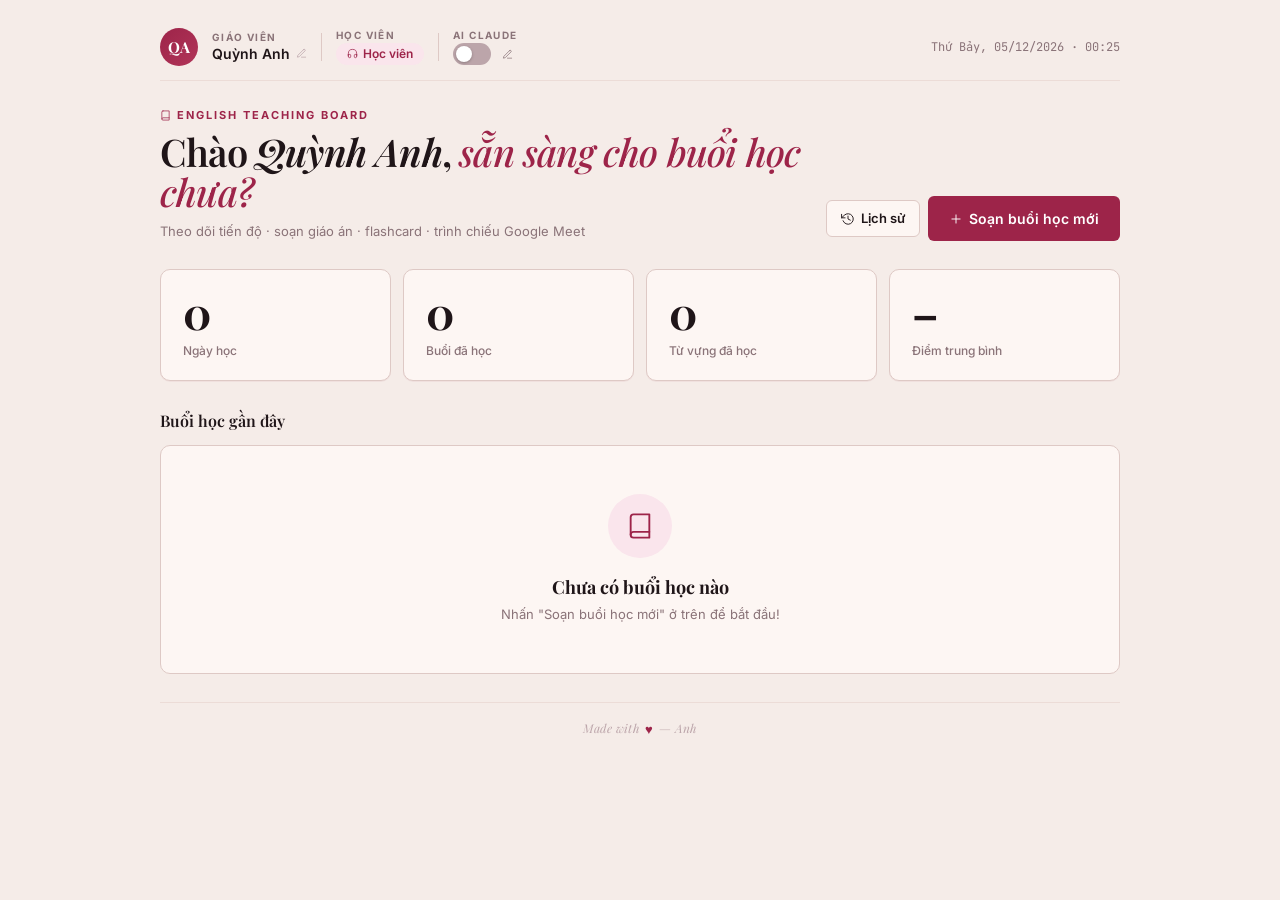
<file: index.html>
<!DOCTYPE html>
<html lang="vi">
<head>
<meta charset="UTF-8">
<meta name="viewport" content="width=device-width, initial-scale=1.0">
<title>English Teaching Board · v2</title>

<link rel="preconnect" href="https://fonts.googleapis.com">
<link rel="preconnect" href="https://fonts.gstatic.com" crossorigin>
<link rel="dns-prefetch" href="//api.dictionaryapi.dev">
<link rel="dns-prefetch" href="//api.datamuse.com">
<link href="https://fonts.googleapis.com/css2?family=Playfair+Display:ital,wght@0,400;0,500;0,600;0,700;1,400;1,500&family=Inter:wght@400;500;600;700&family=JetBrains+Mono:wght@400;700&display=swap" rel="stylesheet">

<link rel="stylesheet" href="style.css">
</head>
<body>

<div id="notif-root"></div>

<!-- ═══════════════ DASHBOARD ═══════════════ -->
<div id="view-dashboard" class="view active">
  <div class="dash-wrap">

    <!-- Profile strip -->
    <div class="dash-profile">
      <div class="dash-avatar" id="teacher-initials">QA</div>
      <div class="field">
        <div class="label">Giáo viên</div>
        <button class="val" onclick="App.editTeacher()">
          <span id="teacher-name">Quỳnh Anh</span>
          <span class="icon" data-icon="pencil" data-size="11"></span>
        </button>
      </div>
      <div class="divider"></div>
      <div class="field">
        <div class="label">Học viên</div>
        <span class="chip accent" style="padding:3px 10px;font-size:12px;font-weight:600">
          <span class="icon" data-icon="headphones" data-size="11"></span>
          Học viên
        </span>
      </div>
      <div class="divider"></div>
      <div class="field">
        <div class="label">AI Claude</div>
        <div class="ai-toggle-row">
          <label class="switch" title="Bật / tắt AI Claude">
            <input type="checkbox" id="ai-toggle" onchange="App.toggleAI(this.checked)">
            <span class="slider"></span>
          </label>
          <button class="ai-settings-btn" onclick="App.openAISettings()" title="Cài API key">
            <span class="icon" data-icon="pencil" data-size="11"></span>
          </button>
        </div>
      </div>
      <span class="clock" id="dash-clock">—</span>
    </div>

    <!-- Hero -->
    <div class="dash-hero">
      <div>
        <div class="kicker">
          <span class="icon" data-icon="book" data-size="11"></span>
          English Teaching Board
        </div>
        <h1 id="hero-greeting">Chào <em>Quỳnh Anh</em>, <em>sẵn sàng cho buổi học chưa?</em></h1>
        <div class="sub">Theo dõi tiến độ · soạn giáo án · flashcard · trình chiếu Google Meet</div>
      </div>
      <div class="actions">
        <button class="btn btn-outline" onclick="App.showView('history')">
          <span class="icon" data-icon="history" data-size="14"></span>
          Lịch sử
        </button>
        <button class="btn btn-primary btn-lg" onclick="App.newSession()">
          <span class="icon" data-icon="plus" data-size="14"></span>
          Soạn buổi học mới
        </button>
      </div>
    </div>

    <!-- Resume draft banner (hidden by default) -->
    <div id="resume-banner" class="resume-banner" style="display:none">
      <div class="rb-icon" id="rb-icon"></div>
      <div class="rb-text">
        <strong>Có buổi học chưa hoàn thành</strong>
        <span id="rb-info"></span>
      </div>
      <button class="btn btn-primary btn-sm" onclick="App.resumeDraft()">
        <span class="icon" data-icon="play" data-size="12"></span>
        Tiếp tục
      </button>
      <button class="btn btn-ghost btn-sm" onclick="App.discardDraft()">Bỏ</button>
    </div>

    <!-- Stats -->
    <div class="stats-grid">
      <div class="stat-card"><div class="stat-val" id="st-days">0</div><div class="stat-lbl">Ngày học</div></div>
      <div class="stat-card"><div class="stat-val" id="st-sess">0</div><div class="stat-lbl">Buổi đã học</div></div>
      <div class="stat-card"><div class="stat-val" id="st-vocab">0</div><div class="stat-lbl">Từ vựng đã học</div></div>
      <div class="stat-card"><div class="stat-val" id="st-avg">–</div><div class="stat-lbl">Điểm trung bình</div></div>
    </div>

    <!-- Recent -->
    <div class="section-title">
      Buổi học gần đây
      <span class="count" id="recent-count"></span>
    </div>
    <div class="session-list" id="recent-list"></div>

    <!-- Signature -->
    <div class="signature">
      Made with <span class="heart">♥</span> — Anh
    </div>
  </div>
</div>

<!-- ═══════════════ SETUP ═══════════════ -->
<div id="view-setup" class="view">
  <div class="page-header">
    <button class="btn btn-ghost btn-icon" onclick="App.showView('dashboard')" title="Quay lại">
      <span class="icon" data-icon="arrowL" data-size="14"></span>
    </button>
    <h2>Soạn buổi học mới</h2>
    <span class="chip accent" style="font-size:12px">
      <span class="icon" data-icon="headphones" data-size="11"></span>
      với học viên
    </span>
    <div class="right">
      <button class="btn btn-primary" onclick="App.startTeach()">
        <span class="icon" data-icon="play" data-size="13"></span>
        Bắt đầu dạy
      </button>
    </div>
  </div>

  <div class="setup-body">

    <!-- Topic row -->
    <div class="setup-top-card">
      <div class="setup-top-row">
        <div>
          <label class="label">Chủ đề buổi học</label>
          <input id="inp-topic" class="input input-lg" placeholder="Ví dụ: Travel, Shopping, Job Interview..." oninput="App.onTopicChange()" />
        </div>
        <div>
          <label class="label">Trình độ</label>
          <select id="inp-level" class="input">
            <option>B1+</option><option>B2</option><option>B1</option><option>A2</option>
          </select>
        </div>
        <div>
          <label class="label">Số từ</label>
          <input id="inp-vcount" class="input mono" type="number" value="8" min="1" max="20" />
        </div>
        <div>
          <label class="label">Số câu</label>
          <input id="inp-qcount" class="input mono" type="number" value="5" min="1" max="12" />
        </div>
        <button id="gen-btn" class="btn btn-secondary" onclick="App.autoGenerate()" title="Tự tạo từ vựng (kèm tra từ điển) + câu hỏi + ngữ pháp">
          <span class="icon" data-icon="wand" data-size="14"></span>
          Gợi ý AI
        </button>
      </div>
    </div>

    <!-- 3-col grid -->
    <div class="setup-grid">

      <!-- VOCAB -->
      <div class="card">
        <div class="card-head">
          <span class="ico" data-icon="card" data-size="14"></span>
          <h3>Từ vựng</h3>
          <span id="vocab-badge" class="chip accent" style="font-size:11px;padding:1px 7px">8</span>
          <div class="actions">
            <button id="genv-btn" class="btn btn-ghost btn-sm" onclick="App.genVocab()" title="Tự tìm từ vựng theo chủ đề (Datamuse + từ điển)">
              <span class="icon" data-icon="sparkle" data-size="12"></span>
              Tự tạo
            </button>
            <button class="btn btn-ghost btn-sm" onclick="App.addVocabRow()">
              <span class="icon" data-icon="plus" data-size="12"></span>
              Thêm
            </button>
          </div>
        </div>
        <div class="card-body" id="vocab-rows"></div>
        <div class="fc-config">
          <div class="label">🎴 Cấu hình flashcard</div>
          <div class="cfg-row" id="cfg-front"></div>
          <div class="cfg-row" id="cfg-back"></div>
        </div>
      </div>

      <!-- QUESTIONS + PATTERNS -->
      <div class="col" style="gap:14px">
        <div class="card">
          <div class="card-head">
            <span class="ico" data-icon="question" data-size="14"></span>
            <h3>Câu hỏi thảo luận</h3>
            <div class="actions">
              <button class="btn btn-ghost btn-sm" onclick="App.genQuestions()" title="Tự tạo theo trình độ">
                <span class="icon" data-icon="sparkle" data-size="12"></span>
                Tự tạo
              </button>
              <button class="btn btn-ghost btn-sm" onclick="App.addQRow()">
                <span class="icon" data-icon="plus" data-size="12"></span>
                Thêm
              </button>
            </div>
          </div>
          <div class="card-body" id="q-rows"></div>
        </div>

        <div class="card">
          <div class="card-head">
            <span class="ico" data-icon="chat" data-size="14"></span>
            <h3>Mẫu câu giao tiếp</h3>
            <div class="actions">
              <button class="btn btn-ghost btn-sm" onclick="App.addPatternRow()">
                <span class="icon" data-icon="plus" data-size="12"></span>
                Thêm
              </button>
            </div>
          </div>
          <div class="card-body" id="pattern-rows"></div>
        </div>
      </div>

      <!-- GRAMMAR -->
      <div class="card">
        <div class="card-head">
          <span class="ico" data-icon="note" data-size="14"></span>
          <h3>Ngữ pháp</h3>
          <div class="actions">
            <button class="btn btn-ghost btn-sm" onclick="App.autoFillGrammar(false)">
              <span class="icon" data-icon="sparkle" data-size="12"></span>
              Tự điền
            </button>
          </div>
        </div>
        <div class="card-body gram-suggest">
          <div class="label">Gợi ý cho chủ đề <span id="gram-topic-name" class="muted">(chung)</span></div>
          <div class="gram-chips" id="gram-chips"></div>
          <label class="label">Ghi chú</label>
          <textarea id="inp-grammar" class="input" rows="6" placeholder="Điểm ngữ pháp trọng tâm... (click gợi ý phía trên hoặc tự gõ)"></textarea>
        </div>
      </div>
    </div>
  </div>
</div>

<!-- ═══════════════ TEACH ═══════════════ -->
<div id="view-teach" class="view">

  <div id="teach-bar">
    <div class="t-brand">
      <div class="mark"><span class="icon" data-icon="book" data-size="14"></span></div>
      <div class="name">ETB</div>
    </div>
    <div class="t-topic">
      <h2 id="t-topic">Topic</h2>
      <div class="meta" id="t-level">B1+ · Buổi 1</div>
    </div>
    <div class="t-right">
      <span class="t-day" id="t-day">Ngày 1</span>
      <button class="timer-btn" id="timer-btn" onclick="App.toggleTimer()" title="Click để tạm dừng / tiếp tục">30:00</button>
      <button class="t-end" onclick="App.endSession()">
        <span class="icon" data-icon="stop" data-size="12"></span>
        Kết thúc
      </button>
    </div>
  </div>

  <div id="teach-sidebar">
    <div class="sidebar-nav">
      <div class="nav-label">Nội dung (chỉ GV thấy)</div>

      <button class="nav-btn active" data-sec="vocab" onclick="App.setSec('vocab')">
        <span class="n-icon" data-icon="card" data-size="16"></span>
        <span class="n-label">Flashcard</span>
        <span class="n-cnt" id="nc-vocab">0</span>
        <span class="n-hint">1</span>
      </button>
      <button class="nav-btn" data-sec="questions" onclick="App.setSec('questions')">
        <span class="n-icon" data-icon="question" data-size="16"></span>
        <span class="n-label">Câu hỏi</span>
        <span class="n-cnt" id="nc-q">0</span>
        <span class="n-hint">2</span>
      </button>
      <button class="nav-btn" data-sec="patterns" onclick="App.setSec('patterns')">
        <span class="n-icon" data-icon="chat" data-size="16"></span>
        <span class="n-label">Mẫu câu</span>
        <span class="n-cnt" id="nc-p">0</span>
        <span class="n-hint">3</span>
      </button>
      <button class="nav-btn" data-sec="grammar" onclick="App.setSec('grammar')">
        <span class="n-icon" data-icon="note" data-size="16"></span>
        <span class="n-label">Ngữ pháp</span>
        <span class="n-cnt" style="visibility:hidden">0</span>
        <span class="n-hint">4</span>
      </button>
    </div>

    <div class="sidebar-cta">
      <div class="h"><span class="icon" data-icon="monitor" data-size="12"></span> Bảng học viên</div>
      <div class="p">Mở cửa sổ phụ, share qua Google Meet để học viên nhìn thấy.</div>
      <button class="btn btn-primary btn-sm btn-block" onclick="App.openStudent()">
        <span class="icon" data-icon="monitor" data-size="12"></span>
        Mở màn hình HV
      </button>
    </div>
  </div>

  <div id="wb-area">
    <div class="wb-inner">

      <!-- FLASHCARD -->
      <div id="wb-vocab" class="wb-sec active">
        <div class="wb-sec-title">
          <span class="icon" data-icon="card" data-size="13"></span>
          Flashcard từ vựng
          <span class="hint">Click thẻ để lật · ←/→ đổi thẻ · Space để lật</span>
        </div>
        <div class="fc-stage" id="fc-stage"></div>
        <div class="fc-ctrl">
          <button class="btn btn-outline" onclick="App.prevCard()">
            <span class="icon" data-icon="arrowL" data-size="14"></span>
            Trước
          </button>
          <button class="btn btn-secondary" onclick="App.flipCard()">
            <span class="icon" data-icon="refresh" data-size="14"></span>
            Lật thẻ
          </button>
          <span class="prog" id="fc-prog">1 / 8</span>
          <button class="btn btn-primary" onclick="App.nextCard()">
            Tiếp
            <span class="icon" data-icon="arrowR" data-size="14"></span>
          </button>
        </div>
      </div>

      <!-- QUESTIONS -->
      <div id="wb-questions" class="wb-sec">
        <div class="wb-sec-title">
          <span class="icon" data-icon="question" data-size="13"></span>
          Câu hỏi thảo luận
          <span class="hint">Hover để đẩy lên bảng HV</span>
        </div>
        <div id="q-display"></div>
      </div>

      <!-- PATTERNS -->
      <div id="wb-patterns" class="wb-sec">
        <div class="wb-sec-title">
          <span class="icon" data-icon="chat" data-size="13"></span>
          Mẫu câu giao tiếp
        </div>
        <div id="pt-display"></div>
      </div>

      <!-- GRAMMAR -->
      <div id="wb-grammar" class="wb-sec">
        <div class="wb-sec-title">
          <span class="icon" data-icon="note" data-size="13"></span>
          Ngữ pháp trọng tâm
        </div>
        <div class="grammar-text" id="grammar-txt"></div>
      </div>
    </div>
  </div>

  <button class="btn btn-outline btn-sm board-toggle" onclick="App.toggleBoardPanel()">
    <span class="icon" data-icon="monitor" data-size="13"></span>
    Bảng HV
  </button>

  <div id="board-panel">
    <div class="bp-inner">
      <div class="bp-head">
        <span class="icon" data-icon="monitor" data-size="14" style="color:var(--accent)"></span>
        <h3>Bảng học viên</h3>
        <span class="live"><span class="dot"></span>LIVE</span>
      </div>
      <div class="bp-sub">Học viên thấy realtime nội dung dưới đây, KHÔNG thấy giáo án.</div>
      <label class="label">Học viên đang thấy</label>
      <div class="bp-preview empty" id="bp-preview">(trống)</div>
      <textarea class="bp-input" id="bp-input" placeholder="Gõ nội dung giảng bài cho học viên ở đây..." oninput="App.onBoardInput()"></textarea>
      <div class="bp-actions">
        <button class="btn btn-outline btn-sm flex-1" onclick="App.clearBoard()">
          <span class="icon" data-icon="trash" data-size="12"></span>
          Xóa bảng
        </button>
        <button class="btn btn-primary btn-sm flex-1" onclick="App.openStudent()">
          <span class="icon" data-icon="monitor" data-size="12"></span>
          Mở cửa sổ HV
        </button>
      </div>
    </div>
  </div>
</div>

<!-- ═══════════════ SUMMARY ═══════════════ -->
<div id="view-summary" class="view">
  <div class="sum-wrap">
    <div class="sum-hero">
      <div class="kicker">Tổng kết buổi học</div>
      <h2 id="sum-hero-topic">Topic</h2>
      <div class="sub" id="sum-meta"></div>
    </div>

    <div class="sum-card score-block">
      <div class="kicker">Điểm hôm nay</div>
      <div class="score-big" id="score-big">75</div>
      <div class="of">/ 100</div>
      <input type="range" id="score-range" class="score-range" min="0" max="100" value="75" oninput="App.updateScore(this.value)" />
      <div class="range-labels"><span>Cần cải thiện</span><span>Rất tốt</span></div>
    </div>

    <div class="sum-card">
      <h4>
        <span class="icon" data-icon="book" data-size="14" style="color:var(--accent)"></span>
        Từ vựng nhớ được
      </h4>
      <p class="muted" style="font-size:12px;margin-bottom:10px">Click để chọn các từ học viên nhớ được hôm nay</p>
      <div class="recall-grid" id="recall-grid"></div>
    </div>

    <div class="sum-card">
      <h4>
        <span class="icon" data-icon="note" data-size="14" style="color:var(--accent)"></span>
        Nhận xét buổi học
      </h4>
      <textarea id="sum-notes" class="input" rows="4" placeholder="Tiến bộ? Lỗi cần ôn? Kế hoạch buổi sau..."></textarea>
    </div>

    <div class="sum-actions">
      <button class="btn btn-outline" onclick="App.showView('dashboard')">
        <span class="icon" data-icon="arrowL" data-size="14"></span>
        Về trang chính
      </button>
      <button class="btn btn-primary flex-1 btn-lg" onclick="App.saveSession()">
        <span class="icon" data-icon="check" data-size="14"></span>
        Lưu buổi học
      </button>
    </div>
  </div>
</div>

<!-- ═══════════════ HISTORY ═══════════════ -->
<div id="view-history" class="view">
  <div class="page-header">
    <button class="btn btn-ghost btn-icon" onclick="App.showView('dashboard')">
      <span class="icon" data-icon="arrowL" data-size="14"></span>
    </button>
    <h2>Lịch sử buổi học</h2>
    <div class="right">
      <button class="btn btn-danger btn-sm" onclick="App.clearAll()">
        <span class="icon" data-icon="trash" data-size="13"></span>
        Xóa tất cả
      </button>
    </div>
  </div>
  <div class="hist-body" id="hist-body"></div>
</div>

<!-- TEACHER MODAL -->
<div id="teacher-modal" class="modal-overlay">
  <div class="modal">
    <h3>Tên giáo viên</h3>
    <p>Tên sẽ hiển thị trên dashboard và khi học viên xem màn hình share.</p>
    <input id="teacher-input" class="input input-lg" placeholder="Quỳnh Anh" />
    <div class="row-actions">
      <button class="btn btn-ghost" onclick="App.closeTeacherModal()">Hủy</button>
      <button class="btn btn-primary" onclick="App.saveTeacher()">Lưu</button>
    </div>
  </div>
</div>

<!-- AI SETTINGS MODAL -->
<div id="ai-modal" class="modal-overlay">
  <div class="modal modal-large" style="max-width: 540px;">
    <div class="modal-header">
      <h3>
        <span class="icon" data-icon="sparkle" data-size="14" style="color:var(--accent)"></span>
        Cài đặt AI (Claude)
      </h3>
      <button class="btn btn-ghost btn-icon" onclick="App.closeAISettings()" title="Đóng (Esc)">
        <span class="icon" data-icon="stop" data-size="12"></span>
      </button>
    </div>
    <div class="modal-body">
      <p>Dùng <strong>Anthropic Claude</strong> (model Haiku 4.5 — nhanh và rẻ) để sinh câu hỏi thảo luận tự nhiên, sát chủ đề và trình độ.</p>

      <a class="btn btn-primary btn-block ai-cta" href="https://console.anthropic.com/settings/keys" target="_blank" rel="noopener">
        <span class="icon" data-icon="sparkle" data-size="13"></span>
        Mở Anthropic Console để lấy key
        <span style="opacity:.7;font-size:11px;margin-left:4px">(tab mới)</span>
      </a>

      <div class="ai-info">
        <strong>Chi phí:</strong> Claude Haiku rất rẻ — khoảng <strong>~25 đồng/buổi học</strong> (10 câu hỏi). Soạn 30 buổi/tháng tốn ~0.1 USD. Phải có credit / payment trong tài khoản Anthropic.
      </div>

      <ol class="ai-steps">
        <li>Bấm <strong>"Mở Anthropic Console"</strong> ở trên (đăng nhập / đăng ký nếu chưa có)</li>
        <li>Bấm <strong>"Create Key"</strong> → đặt tên (vd: "Teaching Board") → copy key bắt đầu bằng <code>sk-ant-...</code></li>
        <li>Dán vào ô bên dưới — sẽ <strong>tự động test</strong> ngay</li>
        <li>Bấm <strong>Lưu</strong> → sau đó dùng toggle trên dashboard để bật/tắt</li>
      </ol>

      <label class="label" style="margin-top:12px">API key</label>
      <input id="ai-key-input" class="input input-lg mono" type="password" placeholder="Paste key tại đây — auto-test khi nhận diện sk-ant-..." autocomplete="off" spellcheck="false" />

      <div class="ai-privacy">
        <strong>Vì sao không tự lấy được key?</strong> Anthropic không cho phép app khác tự tạo key giúp (đó là bảo mật chuẩn của họ). Bạn chỉ cần làm 1 lần, key lưu trong trình duyệt.<br>
        Key chỉ lưu trên máy bạn (localStorage), gọi thẳng tới <code>api.anthropic.com</code>, không qua server trung gian → tài khoản &amp; billing dùng trực tiếp của bạn.
      </div>

      <div id="ai-test-status" class="ai-status"></div>
    </div>
    <div class="modal-footer">
      <button class="btn btn-danger btn-sm" onclick="App.clearAIKey()">Xóa key</button>
      <div style="flex:1"></div>
      <button class="btn btn-outline" onclick="App.testAIKey()">Test key</button>
      <button class="btn btn-primary" onclick="App.saveAIKey()">
        <span class="icon" data-icon="check" data-size="13"></span>
        Lưu
      </button>
    </div>
  </div>
</div>

<!-- SESSION DETAIL / EDIT MODAL -->
<div id="session-modal" class="modal-overlay">
  <div class="modal modal-large">
    <div class="modal-header">
      <h3 id="sm-title">Chi tiết buổi học</h3>
      <button class="btn btn-ghost btn-icon" onclick="App.closeSessionModal()" title="Đóng (Esc)">
        <span class="icon" data-icon="stop" data-size="12"></span>
      </button>
    </div>
    <div class="modal-body" id="sm-body"></div>
    <div class="modal-footer">
      <button class="btn btn-danger btn-sm" onclick="App.deleteFromModal()">
        <span class="icon" data-icon="trash" data-size="12"></span>
        Xóa buổi này
      </button>
      <div style="flex:1"></div>
      <button class="btn btn-ghost" onclick="App.closeSessionModal()">Đóng</button>
      <button class="btn btn-primary" onclick="App.saveSessionEdit()">
        <span class="icon" data-icon="check" data-size="13"></span>
        Lưu chỉnh sửa
      </button>
    </div>
  </div>
</div>

<script src="app.js"></script>
<script>
  if ('serviceWorker' in navigator) {
    window.addEventListener('load', () => {
      navigator.serviceWorker.register('sw.js').catch(() => {});
    });
  }
</script>
</body>
</html>
</file>
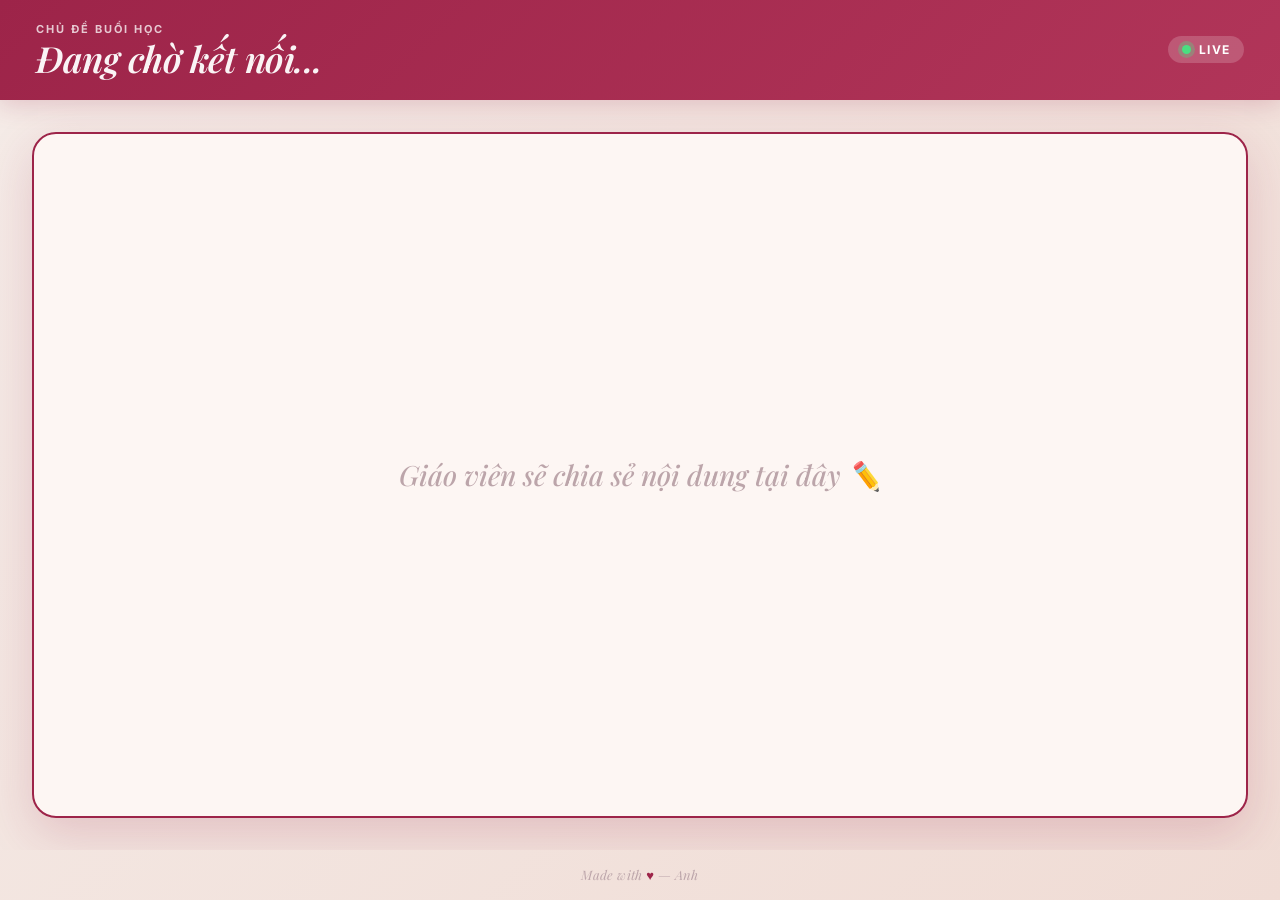
<file: student.html>
<!DOCTYPE html>
<html lang="vi">
<head>
<meta charset="UTF-8">
<meta name="viewport" content="width=device-width, initial-scale=1.0">
<title>Bảng học viên</title>

<link rel="preconnect" href="https://fonts.googleapis.com">
<link rel="preconnect" href="https://fonts.gstatic.com" crossorigin>
<link href="https://fonts.googleapis.com/css2?family=Playfair+Display:ital,wght@0,400;0,500;0,600;0,700;1,400;1,500&family=Inter:wght@400;500;600;700&family=JetBrains+Mono:wght@400;700&display=swap" rel="stylesheet">

<style>
  *, *::before, *::after { margin: 0; padding: 0; box-sizing: border-box; }
  :root {
    --bg: #f5ece8;
    --surface: #fdf6f3;
    --ink: #1f1518;
    --ink-soft: #4a3a3d;
    --muted: #8a7378;
    --muted-soft: #bca5aa;
    --line: #dec9c5;
    --accent: #9d2449;
    --accent-h: #b13559;
    --accent-soft: #fae5ec;
    --success: #15803d;
  }
  html, body { height: 100%; }
  body {
    font-family: 'Inter', system-ui, sans-serif;
    color: var(--ink);
    background: linear-gradient(135deg, var(--bg) 0%, #f0dcd5 100%);
    display: flex; flex-direction: column; overflow: hidden;
    -webkit-font-smoothing: antialiased;
  }

  header {
    background: linear-gradient(135deg, var(--accent), var(--accent-h));
    color: #fff;
    padding: 22px 36px;
    display: flex; align-items: center; gap: 18px;
    box-shadow: 0 4px 24px rgba(157,36,73,.22);
    flex-shrink: 0;
  }
  header .label {
    font-size: 11px; font-weight: 700; letter-spacing: 2px;
    text-transform: uppercase; opacity: .75; margin-bottom: 4px;
  }
  header h1 {
    font-family: 'Playfair Display', Georgia, serif;
    font-size: 36px; line-height: 1.05; font-weight: 600; letter-spacing: -0.5px;
  }
  header h1 em { font-style: italic; opacity: .95; }
  header .live {
    margin-left: auto;
    display: flex; align-items: center; gap: 8px;
    font-size: 12px; font-weight: 700; letter-spacing: 1.2px;
    background: rgba(255,255,255,.18);
    padding: 6px 14px; border-radius: 999px;
  }
  header .dot {
    width: 9px; height: 9px; border-radius: 50%;
    background: #4ade80;
    box-shadow: 0 0 0 4px rgba(74,222,128,.3);
    animation: pulse 1.4s infinite;
  }
  @keyframes pulse { 0%, 100% { opacity: 1; } 50% { opacity: .3; } }

  main { flex: 1; display: flex; padding: 32px; overflow: hidden; }
  .board {
    flex: 1; background: var(--surface);
    border-radius: 24px;
    box-shadow: 0 16px 48px rgba(157,36,73,.18);
    border: 2px solid var(--accent);
    padding: 56px 64px;
    overflow-y: auto;
    font-family: 'Playfair Display', Georgia, serif;
    font-size: 32px; line-height: 1.65;
    color: var(--ink-soft);
    white-space: pre-wrap; word-break: break-word;
    font-weight: 500;
  }
  .board.empty {
    display: flex; align-items: center; justify-content: center;
    color: var(--muted-soft); font-style: italic;
    text-align: center; font-size: 28px;
  }
  .board::-webkit-scrollbar { width: 10px; }
  .board::-webkit-scrollbar-thumb { background: var(--accent-soft); border-radius: 999px; }
  .board::-webkit-scrollbar-thumb:hover { background: var(--accent); }

  footer {
    text-align: center;
    padding: 16px 36px;
    font-family: 'Playfair Display', Georgia, serif;
    font-style: italic;
    font-size: 13px;
    color: var(--muted-soft);
    letter-spacing: 0.4px;
  }
  footer .heart { color: var(--accent); font-style: normal; }
</style>
</head>
<body>

<header>
  <div>
    <div class="label">Chủ đề buổi học</div>
    <h1 id="topic"><em>Đang chờ kết nối...</em></h1>
  </div>
  <div class="live"><span class="dot"></span>LIVE</div>
</header>

<main>
  <div class="board empty" id="board">Giáo viên sẽ chia sẻ nội dung tại đây ✏️</div>
</main>

<footer>Made with <span class="heart">♥</span> — Anh</footer>

<script>
const topicEl = document.getElementById('topic');
const boardEl = document.getElementById('board');

function apply(s) {
  if (!s) return;
  topicEl.textContent = s.topic ? s.topic : 'Buổi học tiếng Anh';
  // Smart auto-scroll: theo dõi đáy nếu HS đang gần đáy; không giật khi HS cuộn lên xem lại
  const nearBottom = boardEl.scrollHeight - boardEl.scrollTop - boardEl.clientHeight < 24;
  if (s.board && s.board.trim()) {
    boardEl.classList.remove('empty');
    boardEl.textContent = s.board;
  } else {
    boardEl.classList.add('empty');
    boardEl.textContent = 'Giáo viên sẽ chia sẻ nội dung tại đây ✏️';
  }
  if (nearBottom) boardEl.scrollTop = boardEl.scrollHeight;
}

// BroadcastChannel
let ch = null;
if ('BroadcastChannel' in window) {
  ch = new BroadcastChannel('etb-present');
  ch.onmessage = e => apply(e.data);
  ch.postMessage({ type: 'hello' });
}

// storage event
window.addEventListener('storage', e => {
  if (e.key === 'etb_present' && e.newValue) apply(JSON.parse(e.newValue));
});

// initial load + poll fallback (works on file:// too)
let last = '';
function poll() {
  const raw = localStorage.getItem('etb_present');
  if (raw && raw !== last) { last = raw; try { apply(JSON.parse(raw)); } catch {} }
}
poll();
setInterval(poll, 2000); // BroadcastChannel + storage event là chính; poll chỉ là fallback nên 2s đủ

// Service Worker — cache để mở lại tức thì
if ('serviceWorker' in navigator) {
  window.addEventListener('load', () => {
    navigator.serviceWorker.register('sw.js').catch(() => {});
  });
}
</script>
</body>
</html>
</file>
<file: style.css>
/* ═════════════════════════════════════════════
   English Teaching Board · v2
   Editorial Academic — Feminine
   Palette: blush cream + wine rose
   Type: Playfair Display + Inter + JetBrains Mono
   ═════════════════════════════════════════════ */

*, *::before, *::after { margin: 0; padding: 0; box-sizing: border-box; }

:root {
  /* Color */
  --bg:          #f5ece8;
  --bg-soft:     #ecdcd5;
  --surface:     #fdf6f3;
  --surface-alt: #f1e2dc;
  --ink:         #1f1518;
  --ink-soft:    #4a3a3d;
  --muted:       #8a7378;
  --muted-soft:  #bca5aa;
  --line:        #dec9c5;
  --line-soft:   #ecdcd7;
  --accent:      #9d2449;
  --accent-h:    #b13559;
  --accent-soft: #fae5ec;
  --accent-2:    #1e3a8a;
  --success:     #15803d;
  --success-soft:#ecfdf5;
  --warn:        #a16207;
  --warn-soft:   #fef3c7;
  --danger:      #b91c1c;
  --danger-soft: #fee2e2;

  /* Font */
  --f-display: 'Playfair Display', Georgia, 'Times New Roman', serif;
  --f-body:    'Inter', system-ui, -apple-system, sans-serif;
  --f-mono:    'JetBrains Mono', ui-monospace, 'SF Mono', monospace;

  /* Radius */
  --r-sm: 3px;
  --r-md: 6px;
  --r-lg: 10px;
  --r-xl: 14px;
  --r-2xl: 20px;

  /* Shadow */
  --sh-sm: 0 1px 0 rgba(157,36,73,.06);
  --sh-md: 0 2px 8px rgba(157,36,73,.08), 0 1px 0 rgba(157,36,73,.04);
  --sh-lg: 0 12px 32px rgba(157,36,73,.14);
}

html, body { height: 100%; }
body {
  font-family: var(--f-body);
  font-size: 14px;
  line-height: 1.5;
  color: var(--ink);
  background: var(--bg);
  -webkit-font-smoothing: antialiased;
  overflow: hidden;
}

/* ─── VIEWS ─── */
.view { position: absolute; inset: 0; display: none; flex-direction: column; }
.view.active { display: flex; }

/* ─── UTIL ─── */
.row { display: flex; align-items: center; gap: 10px; }
.col { display: flex; flex-direction: column; }
.flex-1 { flex: 1; }
.hidden { display: none !important; }
.muted { color: var(--muted); }
.mono { font-family: var(--f-mono); font-variant-numeric: tabular-nums; }
.serif { font-family: var(--f-display); }
.italic { font-style: italic; }

.icon { display: inline-flex; align-items: center; justify-content: center; }
.icon svg { display: block; }

/* ─── BUTTONS ─── */
.btn {
  display: inline-flex; align-items: center; gap: 6px;
  padding: 8px 14px;
  font: inherit; font-size: 13px; font-weight: 600;
  border: 1px solid transparent; border-radius: var(--r-md);
  background: transparent; color: var(--ink);
  cursor: pointer; white-space: nowrap;
  transition: background .12s, border-color .12s, color .12s, transform .08s;
}
.btn:active { transform: scale(.98); }
.btn:disabled { opacity: .5; cursor: not-allowed; }

.btn-primary {
  background: var(--accent); color: #fff;
}
.btn-primary:hover { background: var(--accent-h); }

.btn-secondary {
  background: var(--accent-soft); color: var(--accent);
}
.btn-secondary:hover { background: #f5d8e2; }

.btn-outline {
  border-color: var(--line); color: var(--ink); background: var(--surface);
}
.btn-outline:hover { border-color: var(--accent); color: var(--accent); }

.btn-ghost { color: var(--muted); }
.btn-ghost:hover { background: var(--surface-alt); color: var(--ink); }

.btn-danger { color: var(--danger); border-color: var(--line); background: var(--surface); }
.btn-danger:hover { background: var(--danger-soft); border-color: var(--danger); }

.btn-sm { padding: 5px 10px; font-size: 12px; }
.btn-lg { padding: 11px 20px; font-size: 14px; }
.btn-icon { padding: 7px; }
.btn-block { width: 100%; justify-content: center; }

/* ─── INPUTS ─── */
.input {
  width: 100%;
  padding: 8px 12px;
  font: inherit; font-size: 13px;
  color: var(--ink); background: var(--surface);
  border: 1px solid var(--line); border-radius: var(--r-md);
  outline: none;
  transition: border-color .12s, box-shadow .12s;
}
.input:focus { border-color: var(--accent); box-shadow: 0 0 0 3px var(--accent-soft); }
.input::placeholder { color: var(--muted-soft); }
.input-lg { padding: 11px 14px; font-size: 14px; }
textarea.input { resize: vertical; font-family: var(--f-body); line-height: 1.6; }
select.input { cursor: pointer; padding-right: 28px; }

.label {
  display: block;
  font-size: 10px; font-weight: 700; letter-spacing: 1.4px;
  text-transform: uppercase; color: var(--muted);
  margin-bottom: 5px;
}

/* ─── CHIP / BADGE ─── */
.chip {
  display: inline-flex; align-items: center; gap: 5px;
  padding: 4px 10px;
  font-size: 11px; font-weight: 600;
  background: var(--surface-alt); color: var(--muted);
  border: 1px solid var(--line); border-radius: 999px;
}
.chip.accent { background: var(--accent-soft); color: var(--accent); border-color: transparent; }
.chip.solid { background: var(--accent); color: #fff; border-color: transparent; }
.chip.success { background: var(--success-soft); color: var(--success); border-color: transparent; }
.chip.suggest { border-style: dashed; color: var(--accent); background: transparent; cursor: pointer; }
.chip.suggest:hover { background: var(--accent-soft); }
.chip.suggest.on { background: var(--accent); color: #fff; border-style: solid; }
.chip.toggle { cursor: pointer; }
.chip.toggle:hover { border-color: var(--accent); }
.chip.toggle.on { background: var(--accent); color: #fff; border-color: transparent; }

/* ═════════════════ DASHBOARD ═════════════════ */
#view-dashboard {
  background: var(--bg);
  overflow-y: auto;
  align-items: center;
  padding: 28px 24px 40px;
}
.dash-wrap { width: 100%; max-width: 960px; margin: 0 auto; }

.dash-profile {
  display: flex; align-items: center; gap: 14px;
  padding-bottom: 14px; margin-bottom: 24px;
  border-bottom: 1px solid var(--line-soft);
}
.dash-avatar {
  width: 38px; height: 38px; border-radius: 50%;
  background: linear-gradient(135deg, var(--accent), var(--accent-h));
  color: #fff; display: flex; align-items: center; justify-content: center;
  font-family: var(--f-display); font-weight: 700; font-size: 15px;
  flex-shrink: 0;
}
.dash-profile .field { line-height: 1.2; }
.dash-profile .field .label { margin-bottom: 2px; }
.dash-profile .field .val {
  font-size: 14px; font-weight: 600; color: var(--ink);
  display: inline-flex; align-items: center; gap: 6px;
  background: none; border: none; padding: 0;
  font-family: inherit; cursor: pointer;
}
.dash-profile .field .val:hover { color: var(--accent); }
.dash-profile .field .val svg { color: var(--muted-soft); }
.dash-profile .divider { width: 1px; height: 28px; background: var(--line); }
.dash-profile .clock {
  margin-left: auto; font-family: var(--f-mono);
  font-size: 12px; color: var(--muted);
}

.dash-hero {
  display: flex; align-items: flex-end; justify-content: space-between;
  gap: 24px; margin-bottom: 28px;
}
.dash-hero .kicker {
  display: inline-flex; align-items: center; gap: 6px;
  font-size: 11px; font-weight: 700; letter-spacing: 2px;
  text-transform: uppercase; color: var(--accent);
  margin-bottom: 8px;
}
.dash-hero h1 {
  font-family: var(--f-display);
  font-size: 38px; line-height: 1.05; font-weight: 600; letter-spacing: -0.8px;
  color: var(--ink); margin: 0;
}
.dash-hero h1 em {
  font-style: italic; color: var(--accent); font-weight: 500;
}
.dash-hero .sub { margin-top: 10px; color: var(--muted); font-size: 13px; }
.dash-hero .sub strong { color: var(--ink); font-weight: 600; }
.dash-hero .actions { display: flex; gap: 8px; align-items: center; flex-shrink: 0; }

.stats-grid {
  display: grid; grid-template-columns: repeat(4, 1fr); gap: 12px;
  margin-bottom: 28px;
}
.stat-card {
  background: var(--surface);
  border: 1px solid var(--line);
  border-radius: var(--r-lg);
  padding: 20px 22px;
  box-shadow: var(--sh-sm);
}
.stat-val {
  font-family: var(--f-display);
  font-size: 44px; line-height: 1; font-weight: 700; letter-spacing: -1px;
  color: var(--ink); margin-bottom: 8px;
  font-variant-numeric: tabular-nums;
}
.stat-lbl { font-size: 12px; color: var(--muted); font-weight: 500; }

.section-title {
  display: flex; align-items: baseline;
  font-family: var(--f-display); font-size: 16px; font-weight: 600;
  color: var(--ink); margin-bottom: 12px;
}
.section-title .count {
  margin-left: auto; font-family: var(--f-body);
  font-size: 12px; color: var(--muted); font-weight: 500;
}

.session-list {
  background: var(--surface);
  border: 1px solid var(--line);
  border-radius: var(--r-lg);
  overflow: hidden;
}
.session-row {
  display: grid; grid-template-columns: 44px 1fr auto auto;
  gap: 16px; padding: 14px 18px; align-items: center;
  border-top: 1px solid var(--line-soft);
  cursor: default;
}
.session-row:first-child { border-top: none; }
.session-row:hover { background: var(--surface-alt); }
.sess-day {
  width: 40px; height: 40px;
  background: var(--accent-soft); color: var(--accent);
  border-radius: var(--r-md);
  display: flex; align-items: center; justify-content: center;
  font-family: var(--f-display); font-weight: 700; font-size: 16px;
  font-variant-numeric: tabular-nums;
}
.sess-info { min-width: 0; }
.sess-topic {
  font-weight: 600; font-size: 14px; color: var(--ink); margin-bottom: 2px;
  overflow: hidden; text-overflow: ellipsis; white-space: nowrap;
}
.sess-meta { font-size: 11px; color: var(--muted); }
.sess-score {
  display: flex; align-items: baseline; gap: 4px;
  font-family: var(--f-display); font-size: 22px; font-weight: 700;
  color: var(--accent); font-variant-numeric: tabular-nums;
}
.sess-score.good { color: var(--success); }
.sess-score small { font-size: 10px; color: var(--muted-soft); font-weight: 500; }
.sess-row-del { color: var(--muted-soft); }
.sess-row-del:hover { color: var(--danger); background: transparent; }

.signature {
  margin-top: 28px; padding-top: 16px;
  border-top: 1px solid var(--line-soft);
  display: flex; align-items: center; justify-content: center; gap: 6px;
  font-family: var(--f-display); font-style: italic;
  font-size: 12px; color: var(--muted-soft); letter-spacing: 0.3px;
}
.signature .heart { color: var(--accent); font-size: 13px; font-style: normal; }

/* ═════════════════ PAGE HEADER (back bar) ═════════════════ */
.page-header {
  display: flex; align-items: center; gap: 14px;
  padding: 14px 24px; flex-shrink: 0;
  background: var(--surface);
  border-bottom: 1px solid var(--line);
}
.page-header h2 {
  font-family: var(--f-display); font-size: 18px; font-weight: 600;
  color: var(--ink); margin: 0;
}
.page-header .right { margin-left: auto; display: flex; gap: 8px; }

/* ═════════════════ SETUP ═════════════════ */
#view-setup { background: var(--bg); overflow-y: auto; }
.setup-body { max-width: 1200px; margin: 0 auto; padding: 20px 24px 40px; width: 100%; }

.setup-top-card {
  background: var(--surface);
  border: 1px solid var(--line); border-radius: var(--r-lg);
  padding: 18px 20px; margin-bottom: 16px;
}
.setup-top-row {
  display: grid;
  grid-template-columns: 1fr 110px 100px 100px auto;
  gap: 14px; align-items: end;
}

.setup-grid {
  display: grid;
  grid-template-columns: 1.05fr 1.25fr 0.95fr;
  gap: 14px;
}
@media (max-width: 1100px) {
  .setup-grid { grid-template-columns: 1fr 1fr; }
  .setup-grid > :nth-child(3) { grid-column: span 2; }
}

.card {
  background: var(--surface);
  border: 1px solid var(--line);
  border-radius: var(--r-lg);
  overflow: hidden;
  display: flex; flex-direction: column;
}
.card-head {
  display: flex; align-items: center; gap: 8px;
  padding: 11px 14px;
  border-bottom: 1px solid var(--line-soft);
  flex-shrink: 0;
}
.card-head .ico { color: var(--accent); display: inline-flex; }
.card-head h3 {
  font-size: 13px; font-weight: 700; color: var(--ink); margin: 0;
}
.card-head .actions { margin-left: auto; display: flex; gap: 4px; }
.card-body { padding: 10px; }

/* vocab rows (compact) */
.v-row {
  display: grid;
  grid-template-columns: 1.05fr 1.1fr 0.85fr 24px;
  gap: 6px; padding: 6px 8px;
  border-radius: var(--r-sm);
  align-items: center;
}
.v-row:nth-child(odd) { background: var(--surface-alt); }
.v-row input, .v-row select {
  width: 100%; padding: 5px 8px; font-size: 12px;
  background: transparent; border: 1px solid transparent;
  color: var(--ink); border-radius: var(--r-sm);
  font-family: var(--f-body); outline: none;
}
.v-row input:focus, .v-row select:focus {
  background: var(--surface); border-color: var(--accent);
}
.v-row input.v-ph {
  font-family: var(--f-display); font-style: italic; color: var(--accent);
  font-size: 12px;
}
.v-row select.v-pos { font-size: 11px; color: var(--muted); }
.v-row .v-del {
  background: none; border: none; cursor: pointer;
  color: var(--muted-soft); padding: 2px;
}
.v-row .v-del:hover { color: var(--danger); }

.v-extra {
  padding: 6px 8px;
  display: grid; grid-template-columns: 1fr 1fr auto;
  gap: 6px; margin-top: 2px;
}
.v-extra input { width: 100%; padding: 5px 8px; font-size: 12px;
  background: var(--surface); border: 1px solid var(--line);
  border-radius: var(--r-sm); font-family: var(--f-body); outline: none; color: var(--ink); }
.v-extra input:focus { border-color: var(--accent); }

.fc-config {
  padding: 12px 14px;
  border-top: 1px solid var(--line-soft);
  background: var(--accent-soft);
}
.fc-config .label { color: var(--accent); margin-bottom: 6px; }
.fc-config .cfg-row { display: flex; flex-wrap: wrap; gap: 5px; margin-bottom: 8px; align-items: center; }
.fc-config .cfg-row:last-child { margin-bottom: 0; }
.fc-config .side-label { font-size: 11px; color: var(--accent); width: 44px; font-weight: 700; }

/* question rows */
.q-row {
  display: flex; gap: 10px; align-items: center;
  padding: 6px 10px;
  background: var(--surface-alt);
  border-radius: var(--r-md);
  margin-bottom: 6px;
}
.q-row .q-num {
  width: 20px; height: 20px;
  background: var(--surface); border: 1px solid var(--line);
  border-radius: 50%;
  display: flex; align-items: center; justify-content: center;
  font-size: 10px; font-weight: 700; color: var(--muted);
  flex-shrink: 0;
}
.q-row input.q-txt {
  flex: 1; background: transparent; border: none; outline: none;
  font: inherit; font-size: 12px; color: var(--ink);
  padding: 2px 0;
}
.q-row input.q-txt:focus { color: var(--accent); }
.q-row .q-del {
  background: none; border: none; cursor: pointer;
  color: var(--muted-soft); padding: 2px;
}
.q-row .q-del:hover { color: var(--danger); }

/* pattern rows */
.pattern-row {
  background: var(--surface-alt);
  border-radius: var(--r-md);
  padding: 10px 12px;
  margin-bottom: 8px;
}
.pattern-row .p-pat {
  font-family: var(--f-display);
  font-size: 14px; font-weight: 600;
  color: var(--ink);
  background: transparent; border: none; outline: none;
  padding: 2px 0; width: 100%; margin-bottom: 4px;
}
.pattern-row .p-pat:focus { color: var(--accent); }
.pattern-row .p-ex {
  width: 100%; background: transparent; border: none; outline: none;
  font-size: 12px; color: var(--muted); resize: none;
  font-family: var(--f-body); padding: 2px 0;
  font-style: italic;
}
.pattern-row .p-actions {
  display: flex; justify-content: flex-end; margin-top: 4px;
}

/* grammar suggestions */
.gram-suggest .label { color: var(--accent); }
.gram-chips { display: flex; flex-wrap: wrap; gap: 5px; margin-bottom: 12px; }

/* ═════════════════ TEACH ═════════════════ */
#view-teach { flex-direction: row; height: 100vh; overflow: hidden; background: var(--bg); }

#teach-bar {
  position: absolute; top: 0; left: 0; right: 0; height: 58px;
  background: var(--ink); color: #fff;
  display: flex; align-items: center; padding: 0 18px; gap: 16px;
  z-index: 100;
  border-bottom: 1px solid rgba(255,255,255,.08);
}
.t-brand { display: flex; align-items: center; gap: 8px; }
.t-brand .mark {
  width: 26px; height: 26px; border-radius: var(--r-sm);
  background: var(--accent); display: flex; align-items: center; justify-content: center;
  color: #fff;
}
.t-brand .name {
  font-family: var(--f-display); font-weight: 700; font-size: 14px; letter-spacing: 0.4px;
}
.t-topic { flex: 1; text-align: center; min-width: 0; }
.t-topic h2 {
  font-family: var(--f-display); font-size: 18px; font-weight: 600;
  overflow: hidden; text-overflow: ellipsis; white-space: nowrap; margin: 0;
}
.t-topic .meta {
  font-size: 11px; color: rgba(255,255,255,.55); margin-top: -1px;
}
.t-right { display: flex; align-items: center; gap: 10px; }
.t-day {
  display: inline-flex; align-items: center; gap: 5px;
  padding: 4px 11px; font-size: 12px; font-weight: 700;
  background: var(--accent); color: #fff; border-radius: 999px;
}
.timer-btn {
  font-family: var(--f-mono); font-size: 18px; font-weight: 700;
  padding: 4px 12px; border-radius: var(--r-md);
  border: 1px solid rgba(255,255,255,.2); background: none;
  color: #fff; letter-spacing: 1.5px;
  font-variant-numeric: tabular-nums;
  cursor: pointer; transition: border-color .15s;
}
.timer-btn:hover { border-color: rgba(255,255,255,.5); }
.timer-btn.warn { color: #fcd34d; border-color: #fcd34d; }
.timer-btn.over { color: #fda4af; border-color: #fda4af; animation: blink 1s infinite; }
@keyframes blink { 0%, 100% { opacity: 1; } 50% { opacity: .5; } }

.t-end {
  display: inline-flex; align-items: center; gap: 5px;
  padding: 5px 11px;
  font: inherit; font-size: 12px; font-weight: 600;
  color: rgba(255,255,255,.7); background: none;
  border: 1px solid rgba(255,255,255,.12);
  border-radius: var(--r-md); cursor: pointer;
}
.t-end:hover { color: #fff; border-color: rgba(255,255,255,.3); }

/* sidebar */
#teach-sidebar {
  width: 240px; flex-shrink: 0; height: 100vh; padding-top: 58px;
  background: var(--surface);
  border-right: 1px solid var(--line);
  display: flex; flex-direction: column;
}
.sidebar-nav { padding: 18px 14px 8px; flex: 1; overflow-y: auto; }
.nav-label {
  font-size: 10px; font-weight: 700; letter-spacing: 1.4px;
  text-transform: uppercase; color: var(--muted);
  padding: 0 8px; margin-bottom: 8px;
}
.nav-btn {
  display: flex; align-items: center; gap: 12px;
  padding: 11px 12px; margin-bottom: 2px;
  border: none; background: transparent; cursor: pointer;
  font: inherit; font-size: 14px; font-weight: 600;
  color: var(--ink-soft);
  border-radius: var(--r-md);
  width: 100%; text-align: left;
  transition: background .12s, color .12s;
}
.nav-btn:hover { background: var(--accent-soft); color: var(--accent); }
.nav-btn.active { background: var(--accent); color: #fff; }
.nav-btn .n-icon {
  width: 28px; height: 28px; border-radius: var(--r-sm);
  background: var(--surface-alt); color: var(--accent);
  display: flex; align-items: center; justify-content: center;
  flex-shrink: 0;
}
.nav-btn.active .n-icon { background: rgba(255,255,255,.18); color: inherit; }
.nav-btn .n-label { flex: 1; }
.nav-btn .n-cnt {
  font-size: 11px; font-weight: 700;
  padding: 1px 7px; min-width: 18px; text-align: center;
  border-radius: 999px;
  background: var(--surface-alt); color: var(--muted);
}
.nav-btn.active .n-cnt { background: rgba(255,255,255,.22); color: inherit; }
.nav-btn .n-hint {
  font-family: var(--f-mono); font-size: 10px;
  padding: 1px 5px; border-radius: 3px;
  border: 1px solid var(--line); color: var(--muted-soft);
  min-width: 18px; text-align: center;
}
.nav-btn.active .n-hint { background: rgba(255,255,255,.14); border-color: transparent; color: inherit; }

.sidebar-cta {
  margin: 14px; padding: 12px;
  background: var(--accent-soft);
  border: 1px solid var(--line);
  border-radius: var(--r-md);
}
.sidebar-cta .h {
  font-size: 11px; font-weight: 700; color: var(--accent);
  display: flex; align-items: center; gap: 6px; margin-bottom: 6px;
}
.sidebar-cta .p {
  font-size: 11px; color: var(--muted); line-height: 1.5; margin-bottom: 8px;
}

/* whiteboard center */
#wb-area {
  flex: 1; height: 100vh; padding-top: 58px;
  display: flex; flex-direction: column; min-width: 0;
  padding-left: 18px; padding-right: 18px; padding-bottom: 18px;
  padding-top: calc(58px + 18px);
}
.wb-inner {
  flex: 1;
  background: var(--surface);
  border: 1px solid var(--line);
  border-radius: var(--r-xl);
  box-shadow: var(--sh-md);
  display: flex; flex-direction: column;
  overflow: hidden;
}
.wb-sec {
  display: none; flex: 1; flex-direction: column;
  padding: 22px 32px; overflow-y: auto;
}
.wb-sec.active { display: flex; }
.wb-sec-title {
  display: flex; align-items: center; gap: 10px; margin-bottom: 18px;
  font-size: 11px; font-weight: 700; letter-spacing: 1.6px;
  text-transform: uppercase; color: var(--accent);
}
.wb-sec-title .hint {
  margin-left: auto; font-size: 11px;
  color: var(--muted-soft); font-weight: 500;
  letter-spacing: 0; text-transform: none;
}

/* FLASHCARD */
.fc-stage {
  flex: 1; display: flex; align-items: center; justify-content: center;
  min-height: 280px;
}
.fc {
  perspective: 1600px;
  width: min(680px, 92%);
  aspect-ratio: 16 / 9;
  cursor: pointer;
}
.fc-inner {
  position: relative; width: 100%; height: 100%;
  transition: transform .6s cubic-bezier(.5, .15, .25, 1);
  transform-style: preserve-3d;
}
.fc.flipped .fc-inner { transform: rotateY(180deg); }
.fc-face {
  position: absolute; inset: 0;
  backface-visibility: hidden; -webkit-backface-visibility: hidden;
  background: var(--surface);
  border: 1.5px solid var(--line);
  border-radius: var(--r-xl);
  box-shadow: var(--sh-lg);
  padding: 24px;
  display: flex; flex-direction: column; align-items: center; justify-content: center;
  text-align: center;
  overflow: hidden;
}
.fc-back { transform: rotateY(180deg); background: linear-gradient(135deg, var(--surface), var(--accent-soft)); }

.fc-tag {
  position: absolute; top: 14px; left: 18px;
  font-size: 10px; font-weight: 700; letter-spacing: 1.8px;
  text-transform: uppercase; color: var(--accent);
}
.fc-prog-tag {
  position: absolute; top: 14px; right: 18px;
  font-size: 10px; color: var(--muted-soft);
  font-family: var(--f-mono);
}
.fc-rule {
  position: absolute; top: 38px; left: 50%; transform: translateX(-50%);
  width: 40px; height: 2px; background: var(--accent);
}
.fc-hint {
  position: absolute; bottom: 14px; right: 18px;
  font-size: 10px; color: var(--muted-soft);
  font-family: var(--f-mono); letter-spacing: 1.2px;
}

.fc-word {
  font-family: var(--f-display);
  font-size: clamp(48px, 8vw, 88px);
  line-height: 1; font-weight: 600; letter-spacing: -2px;
  color: var(--ink);
}
.fc-phon {
  font-family: var(--f-display); font-style: italic;
  font-size: clamp(20px, 2.8vw, 28px);
  color: var(--accent);
  margin-top: 14px; letter-spacing: 0.5px;
}
.fc-pos { margin-top: 12px; }
.fc-mean {
  font-family: var(--f-display);
  font-size: clamp(28px, 4vw, 40px);
  line-height: 1.2; font-weight: 600; color: var(--ink);
  letter-spacing: -0.5px;
}
.fc-ex {
  font-family: var(--f-display); font-style: italic;
  font-size: clamp(15px, 1.6vw, 18px);
  color: var(--muted); margin-top: 18px;
  max-width: 80%;
}
.fc-empty { font-size: 14px; color: var(--muted-soft); font-weight: 500; }

.fc-ctrl {
  display: flex; align-items: center; justify-content: center;
  gap: 14px; margin-top: 18px;
}
.fc-ctrl .prog {
  font-family: var(--f-mono); font-size: 13px; color: var(--muted);
  padding: 0 12px; min-width: 60px; text-align: center;
  font-variant-numeric: tabular-nums;
}

/* questions in teach */
.q-display-item {
  display: flex; gap: 12px; align-items: flex-start;
  padding: 12px 14px; margin-bottom: 8px;
  border-radius: var(--r-md);
  border: 1px solid transparent;
  cursor: pointer; transition: background .12s, border-color .12s;
}
.q-display-item:hover { background: var(--accent-soft); border-color: var(--line); }
.q-display-item.lit { background: var(--accent-soft); border-color: var(--accent); }
.q-num-bubble {
  width: 28px; height: 28px; border-radius: 50%;
  background: var(--surface-alt); color: var(--muted);
  border: 1px solid var(--line);
  display: flex; align-items: center; justify-content: center;
  font-weight: 700; font-size: 12px; flex-shrink: 0;
}
.q-display-item.lit .q-num-bubble { background: var(--accent); color: #fff; border-color: transparent; }
.q-text-big {
  flex: 1; font-size: 18px; line-height: 1.4; color: var(--ink); padding-top: 2px;
  font-family: var(--f-display); font-weight: 500;
}
.q-send {
  opacity: 0; transition: opacity .15s;
}
.q-display-item:hover .q-send { opacity: 1; }

/* patterns in teach */
.pt-item {
  background: var(--surface-alt);
  border: 1px solid var(--line);
  border-radius: var(--r-lg);
  padding: 20px 24px; margin-bottom: 12px;
}
.pt-template {
  font-family: var(--f-display);
  font-size: 26px; font-weight: 600; color: var(--ink);
  margin-bottom: 10px; letter-spacing: -0.5px;
}
.pt-template mark { background: var(--accent-soft); color: var(--accent); padding: 1px 7px; border-radius: 4px; }
.pt-examples { font-family: var(--f-display); font-style: italic; font-size: 15px; color: var(--muted); }
.pt-examples p { margin-bottom: 3px; }
.pt-examples p::before { content: '→ '; color: var(--accent); font-weight: 700; font-style: normal; }

/* grammar text */
.grammar-text {
  font-size: 17px; line-height: 1.9; color: var(--ink-soft);
  white-space: pre-wrap; flex: 1;
  font-family: var(--f-body);
}

/* student board panel */
#board-panel {
  width: 320px; flex-shrink: 0; height: 100vh; padding-top: 58px;
  background: var(--surface);
  border-left: 1px solid var(--line);
  display: flex; flex-direction: column;
}
#board-panel.collapsed { width: 0; overflow: hidden; border-left: none; }
.bp-inner {
  padding: 16px; display: flex; flex-direction: column; gap: 12px;
  flex: 1; overflow: hidden;
}
.bp-head { display: flex; align-items: center; gap: 8px; }
.bp-head h3 { font-size: 13px; font-weight: 700; color: var(--ink); margin: 0; }
.bp-head .live {
  margin-left: auto; display: inline-flex; align-items: center; gap: 5px;
  font-size: 10px; font-weight: 700; color: var(--success); letter-spacing: 1px;
}
.bp-head .live .dot {
  width: 7px; height: 7px; border-radius: 50%;
  background: var(--success);
  box-shadow: 0 0 0 3px rgba(21,128,61,.2);
  animation: pulse 1.4s infinite;
}
@keyframes pulse { 0%, 100% { opacity: 1; } 50% { opacity: .5; } }
.bp-sub { font-size: 11px; color: var(--muted); line-height: 1.5; }
.bp-preview {
  background: var(--surface);
  border: 1.5px solid var(--accent);
  border-radius: var(--r-md);
  padding: 12px; min-height: 90px; max-height: 200px; overflow-y: auto;
  font-size: 14px; line-height: 1.6; color: var(--ink);
  white-space: pre-wrap;
}
.bp-preview.empty { color: var(--muted-soft); font-style: italic; display: flex; align-items: center; }
.bp-input {
  flex: 1; min-height: 80px; width: 100%;
  background: var(--surface);
  border: 1px solid var(--line);
  border-radius: var(--r-md);
  padding: 12px;
  font: inherit; font-size: 13px; color: var(--ink);
  resize: none; outline: none; line-height: 1.5;
}
.bp-input:focus { border-color: var(--accent); }
.bp-actions { display: flex; gap: 8px; }

.board-toggle {
  position: absolute; top: 68px; right: 16px; z-index: 95;
}

/* ═════════════════ SUMMARY ═════════════════ */
#view-summary {
  background: var(--bg);
  overflow-y: auto;
  align-items: center;
  padding: 32px 20px;
}
.sum-wrap { width: 100%; max-width: 720px; margin: 0 auto; }

.sum-hero {
  background: linear-gradient(135deg, var(--accent), var(--accent-h));
  color: #fff;
  border-radius: var(--r-xl);
  padding: 28px 32px;
  margin-bottom: 16px;
  box-shadow: var(--sh-lg);
}
.sum-hero .kicker {
  font-size: 11px; font-weight: 700; letter-spacing: 1.6px;
  text-transform: uppercase; opacity: .8; margin-bottom: 6px;
}
.sum-hero h2 {
  font-family: var(--f-display); font-size: 26px; font-weight: 600;
  margin: 0; letter-spacing: -0.5px;
}
.sum-hero .sub { margin-top: 6px; font-size: 13px; opacity: .85; }

.sum-card {
  background: var(--surface);
  border: 1px solid var(--line);
  border-radius: var(--r-lg);
  padding: 22px;
  margin-bottom: 14px;
}
.sum-card h4 {
  font-family: var(--f-display);
  font-size: 15px; font-weight: 700; color: var(--ink);
  margin: 0 0 4px;
  display: flex; align-items: center; gap: 8px;
}

.score-block { text-align: center; }
.score-block .kicker { font-size: 11px; color: var(--muted); margin-bottom: 10px; }
.score-big {
  font-family: var(--f-display);
  font-size: 78px; line-height: 1; font-weight: 700;
  color: var(--accent); letter-spacing: -3px;
  font-variant-numeric: tabular-nums;
}
.score-big.good { color: var(--success); }
.score-big.bad { color: var(--warn); }
.score-block .of { font-size: 14px; color: var(--muted-soft); margin-bottom: 14px; }

input[type=range].score-range {
  -webkit-appearance: none; appearance: none;
  width: 100%; height: 6px; border-radius: 999px;
  background: var(--surface-alt); outline: none;
  margin: 4px 0 6px;
}
input[type=range].score-range::-webkit-slider-thumb {
  -webkit-appearance: none; appearance: none;
  width: 20px; height: 20px; border-radius: 50%;
  background: var(--accent);
  border: 3px solid var(--surface);
  box-shadow: 0 2px 8px rgba(157,36,73,.4);
  cursor: pointer;
}
input[type=range].score-range::-moz-range-thumb {
  width: 20px; height: 20px; border-radius: 50%;
  background: var(--accent);
  border: 3px solid var(--surface); cursor: pointer;
}
.score-block .range-labels {
  display: flex; justify-content: space-between;
  font-size: 10px; color: var(--muted-soft);
}

.recall-grid { display: grid; grid-template-columns: repeat(auto-fill, minmax(140px, 1fr)); gap: 8px; margin-top: 10px; }
.recall-chip {
  padding: 7px 11px;
  border: 1px solid var(--line);
  border-radius: var(--r-md);
  font-size: 13px; font-weight: 600; color: var(--ink);
  background: var(--surface);
  cursor: pointer; display: flex; align-items: center; gap: 6px;
  transition: border-color .12s, background .12s, color .12s;
}
.recall-chip:hover { border-color: var(--accent); }
.recall-chip .ck { display: none; color: var(--accent); }
.recall-chip.ok {
  background: var(--accent-soft); border-color: var(--accent); color: var(--accent);
}
.recall-chip.ok .ck { display: inline-flex; }

.sum-actions { display: flex; gap: 12px; margin-top: 6px; }

/* ═════════════════ HISTORY ═════════════════ */
#view-history { background: var(--bg); }
.hist-body { max-width: 960px; margin: 0 auto; padding: 22px 24px; overflow-y: auto; flex: 1; width: 100%; }

/* EMPTY STATE */
.empty {
  display: flex; flex-direction: column; align-items: center;
  padding: 48px 24px; text-align: center;
}
.empty .ico {
  width: 64px; height: 64px; border-radius: 50%;
  background: var(--accent-soft); color: var(--accent);
  display: flex; align-items: center; justify-content: center;
  margin-bottom: 16px;
}
.empty h3 {
  font-family: var(--f-display); font-size: 18px; font-weight: 700;
  color: var(--ink); margin: 0 0 4px;
}
.empty p { font-size: 13px; color: var(--muted); }

/* NOTIFICATIONS */
#notif-root {
  position: fixed; top: 18px; right: 18px; z-index: 9999;
  display: flex; flex-direction: column; gap: 8px; pointer-events: none;
}
.notif {
  background: var(--ink); color: #fff;
  padding: 11px 18px; border-radius: var(--r-md);
  font-size: 13px; box-shadow: var(--sh-lg);
  max-width: 320px; pointer-events: auto;
  animation: slideIn .2s ease;
  font-family: var(--f-body);
}
.notif.ok { background: var(--success); }
.notif.err { background: var(--danger); }
.notif strong, .notif b { font-weight: 700; }
@keyframes slideIn { from { opacity: 0; transform: translateX(16px); } to { opacity: 1; transform: none; } }

/* MODAL */
.modal-overlay {
  position: fixed; inset: 0; z-index: 200;
  background: rgba(31,21,24,.5);
  display: none; align-items: center; justify-content: center;
  padding: 20px;
  backdrop-filter: blur(2px);
}
.modal-overlay.active { display: flex; }
.modal {
  background: var(--surface);
  border: 1px solid var(--line);
  border-radius: var(--r-lg);
  box-shadow: var(--sh-lg);
  padding: 24px 28px;
  max-width: 420px; width: 100%;
  animation: slideUp .25s ease;
}
@keyframes slideUp { from { opacity: 0; transform: translateY(10px); } to { opacity: 1; transform: none; } }
.modal h3 {
  font-family: var(--f-display); font-size: 20px; font-weight: 600;
  color: var(--ink); margin: 0 0 4px;
}
.modal p { font-size: 13px; color: var(--muted); margin-bottom: 18px; }
.modal .row-actions { display: flex; gap: 8px; justify-content: flex-end; margin-top: 16px; }

/* SCROLLBAR */
::-webkit-scrollbar { width: 8px; height: 8px; }
::-webkit-scrollbar-track { background: transparent; }
::-webkit-scrollbar-thumb { background: var(--muted-soft); border-radius: 999px; }
::-webkit-scrollbar-thumb:hover { background: var(--muted); }

.fade { animation: fadeUp .25s ease; }
@keyframes fadeUp { from { opacity: 0; transform: translateY(6px); } to { opacity: 1; transform: none; } }
.spin { display: inline-flex; animation: spin 1s linear infinite; }
@keyframes spin { to { transform: rotate(360deg); } }

/* ─── RESUME BANNER ─── */
.resume-banner {
  display: flex;
  align-items: center;
  gap: 14px;
  background: linear-gradient(135deg, #fff7ed 0%, #ffedd5 100%);
  border: 1.5px solid #fdba74;
  border-radius: 14px;
  padding: 14px 18px;
  margin-bottom: 18px;
  box-shadow: 0 2px 8px rgba(234,88,12,.08);
}
.resume-banner .rb-icon {
  width: 38px; height: 38px;
  display: flex; align-items: center; justify-content: center;
  background: #fed7aa; color: #9a3412;
  border-radius: 10px; flex-shrink: 0;
}
.resume-banner .rb-text { flex: 1; display: flex; flex-direction: column; gap: 2px; min-width: 0; }
.resume-banner .rb-text strong { color: #9a3412; font-weight: 700; font-size: 14px; }
.resume-banner .rb-text span { font-size: 12px; color: #c2410c; }

/* ─── SESSION ROW clickable feedback ─── */
.session-row { cursor: pointer; transition: transform .12s ease, box-shadow .15s ease; }
.session-row:hover { transform: translateY(-1px); box-shadow: 0 4px 12px rgba(157,36,73,.08); }

/* ─── SESSION DETAIL MODAL ─── */
.modal.modal-large {
  max-width: 760px;
  width: 92vw;
  max-height: 88vh;
  padding: 0;
  display: flex;
  flex-direction: column;
}
.modal-large .modal-header {
  display: flex; align-items: center;
  padding: 16px 24px;
  border-bottom: 1px solid var(--line);
  flex-shrink: 0;
}
.modal-large .modal-header h3 { flex: 1; font-size: 16px; margin: 0; }
.modal-large .modal-body {
  padding: 18px 24px;
  overflow-y: auto;
  flex: 1;
}
.modal-large .modal-footer {
  display: flex; align-items: center; gap: 10px;
  padding: 14px 24px;
  border-top: 1px solid var(--line);
  background: var(--bg);
  border-radius: 0 0 18px 18px;
  flex-shrink: 0;
}

/* SM (session modal) content */
.sm-meta-row {
  font-size: 13px; color: var(--muted);
  margin-bottom: 18px; padding-bottom: 12px;
  border-bottom: 1px solid var(--line);
}
.sm-meta-row strong { color: var(--ink); }
.sm-section { margin-bottom: 20px; }
.sm-section h4 {
  font-size: 11px; font-weight: 700; color: var(--accent);
  text-transform: uppercase; letter-spacing: 0.6px;
  margin-bottom: 10px;
}
.sm-grid-2 {
  display: grid;
  grid-template-columns: 1fr 1fr;
  gap: 18px;
  margin-bottom: 20px;
}
.sm-score-row {
  display: flex; align-items: baseline; gap: 4px;
  margin-bottom: 8px;
}
.sm-score-big {
  font-family: 'Playfair Display', Georgia, serif;
  font-size: 40px; font-weight: 700; line-height: 1;
  color: var(--accent);
}
.sm-score-row small { color: var(--muted); font-size: 14px; }
.sm-vocab-grid {
  display: grid;
  grid-template-columns: repeat(auto-fill, minmax(220px, 1fr));
  gap: 8px;
}
.sm-v-card {
  background: var(--bg);
  border: 1px solid var(--line);
  border-radius: 10px;
  padding: 10px 12px;
  font-size: 13px;
}
.sm-v-head { display: flex; align-items: baseline; gap: 6px; margin-bottom: 4px; flex-wrap: wrap; }
.sm-v-w { font-weight: 700; color: var(--ink); font-size: 14px; }
.sm-v-ph { color: var(--accent); font-style: italic; font-size: 12px; font-family: 'JetBrains Mono', monospace; }
.sm-v-pos { font-size: 10px; background: var(--accent-soft); color: var(--accent); padding: 1px 7px; border-radius: 999px; font-weight: 600; }
.sm-v-m { color: var(--ink-soft); font-size: 13px; margin-bottom: 2px; }
.sm-v-e { color: var(--muted); font-size: 12px; font-style: italic; }
.sm-qs { padding-left: 22px; color: var(--ink-soft); font-size: 14px; line-height: 1.6; }
.sm-qs li { margin-bottom: 5px; }
.sm-patterns { display: flex; flex-direction: column; gap: 8px; }
.sm-pt {
  background: var(--bg);
  border: 1px solid var(--line);
  border-radius: 8px;
  padding: 10px 12px;
  font-size: 13px;
}
.sm-pt strong { color: var(--accent); display: block; margin-bottom: 4px; font-weight: 700; }
.sm-pt ul { padding-left: 18px; color: var(--muted); font-style: italic; font-size: 12px; line-height: 1.5; }
.sm-grammar {
  white-space: pre-wrap;
  background: var(--bg);
  border: 1px solid var(--line);
  border-radius: 8px;
  padding: 12px 14px;
  font-size: 13px;
  color: var(--ink-soft);
  line-height: 1.6;
}

@media (max-width: 720px) {
  .sm-grid-2 { grid-template-columns: 1fr; }
  .modal.modal-large { width: 96vw; max-height: 92vh; }
  .modal-large .modal-body { padding: 14px 18px; }
}

/* ─── AI TOGGLE SWITCH (dash-profile) ─── */
.ai-toggle-row {
  display: flex; align-items: center; gap: 6px;
}
.switch {
  position: relative; display: inline-block;
  width: 38px; height: 22px;
  cursor: pointer; flex-shrink: 0;
}
.switch input {
  position: absolute; opacity: 0; width: 0; height: 0;
}
.switch .slider {
  position: absolute; inset: 0;
  background: var(--muted-soft);
  border-radius: 999px;
  transition: background .18s;
}
.switch .slider::before {
  content: '';
  position: absolute;
  width: 16px; height: 16px;
  left: 3px; top: 3px;
  background: white;
  border-radius: 50%;
  transition: transform .22s cubic-bezier(.4,.2,.2,1);
  box-shadow: 0 1px 3px rgba(0,0,0,.25);
}
.switch input:checked + .slider {
  background: var(--accent);
}
.switch input:checked + .slider::before {
  transform: translateX(16px);
}
.switch:hover .slider { filter: brightness(1.05); }

.ai-settings-btn {
  background: none; border: none; cursor: pointer;
  color: var(--muted); padding: 4px 5px; border-radius: 6px;
  display: inline-flex; align-items: center;
  transition: color .15s, background .15s;
}
.ai-settings-btn:hover {
  color: var(--accent);
  background: var(--accent-soft);
}

/* AI Studio CTA button trong modal */
.ai-cta {
  width: 100%;
  justify-content: center;
  margin-bottom: 14px;
  padding: 12px 16px;
}

.ai-info {
  background: var(--accent-soft);
  border-left: 3px solid var(--accent);
  padding: 10px 14px;
  border-radius: 6px;
  font-size: 13px;
  color: var(--ink-soft);
  margin: 10px 0;
}
.ai-info strong { color: var(--accent); }

.ai-steps {
  padding-left: 22px;
  font-size: 13px;
  color: var(--ink-soft);
  line-height: 1.7;
  margin-bottom: 10px;
}
.ai-steps li { margin-bottom: 4px; }
.ai-steps a { color: var(--accent); text-decoration: underline; font-weight: 600; }
.ai-steps a:hover { color: var(--accent-h); }
.ai-steps code {
  background: var(--bg);
  border: 1px solid var(--line);
  padding: 1px 5px;
  border-radius: 4px;
  font-family: var(--f-mono, 'JetBrains Mono', monospace);
  font-size: 11px;
  color: var(--accent);
}

.ai-privacy {
  font-size: 11px;
  color: var(--muted);
  font-style: italic;
  margin-top: 8px;
  line-height: 1.5;
}

.ai-status {
  margin-top: 12px;
  padding: 10px 12px;
  border-radius: 6px;
  font-size: 13px;
  min-height: 0;
}
.ai-status:empty { padding: 0; }
.ai-status.ok {
  background: #f0fdf4;
  border: 1px solid #86efac;
  color: #166534;
}
.ai-status.err {
  background: #fef2f2;
  border: 1px solid #fca5a5;
  color: #991b1b;
}

.input.mono { font-family: var(--f-mono, 'JetBrains Mono', monospace); font-size: 13px; letter-spacing: 0.3px; }
</file>
